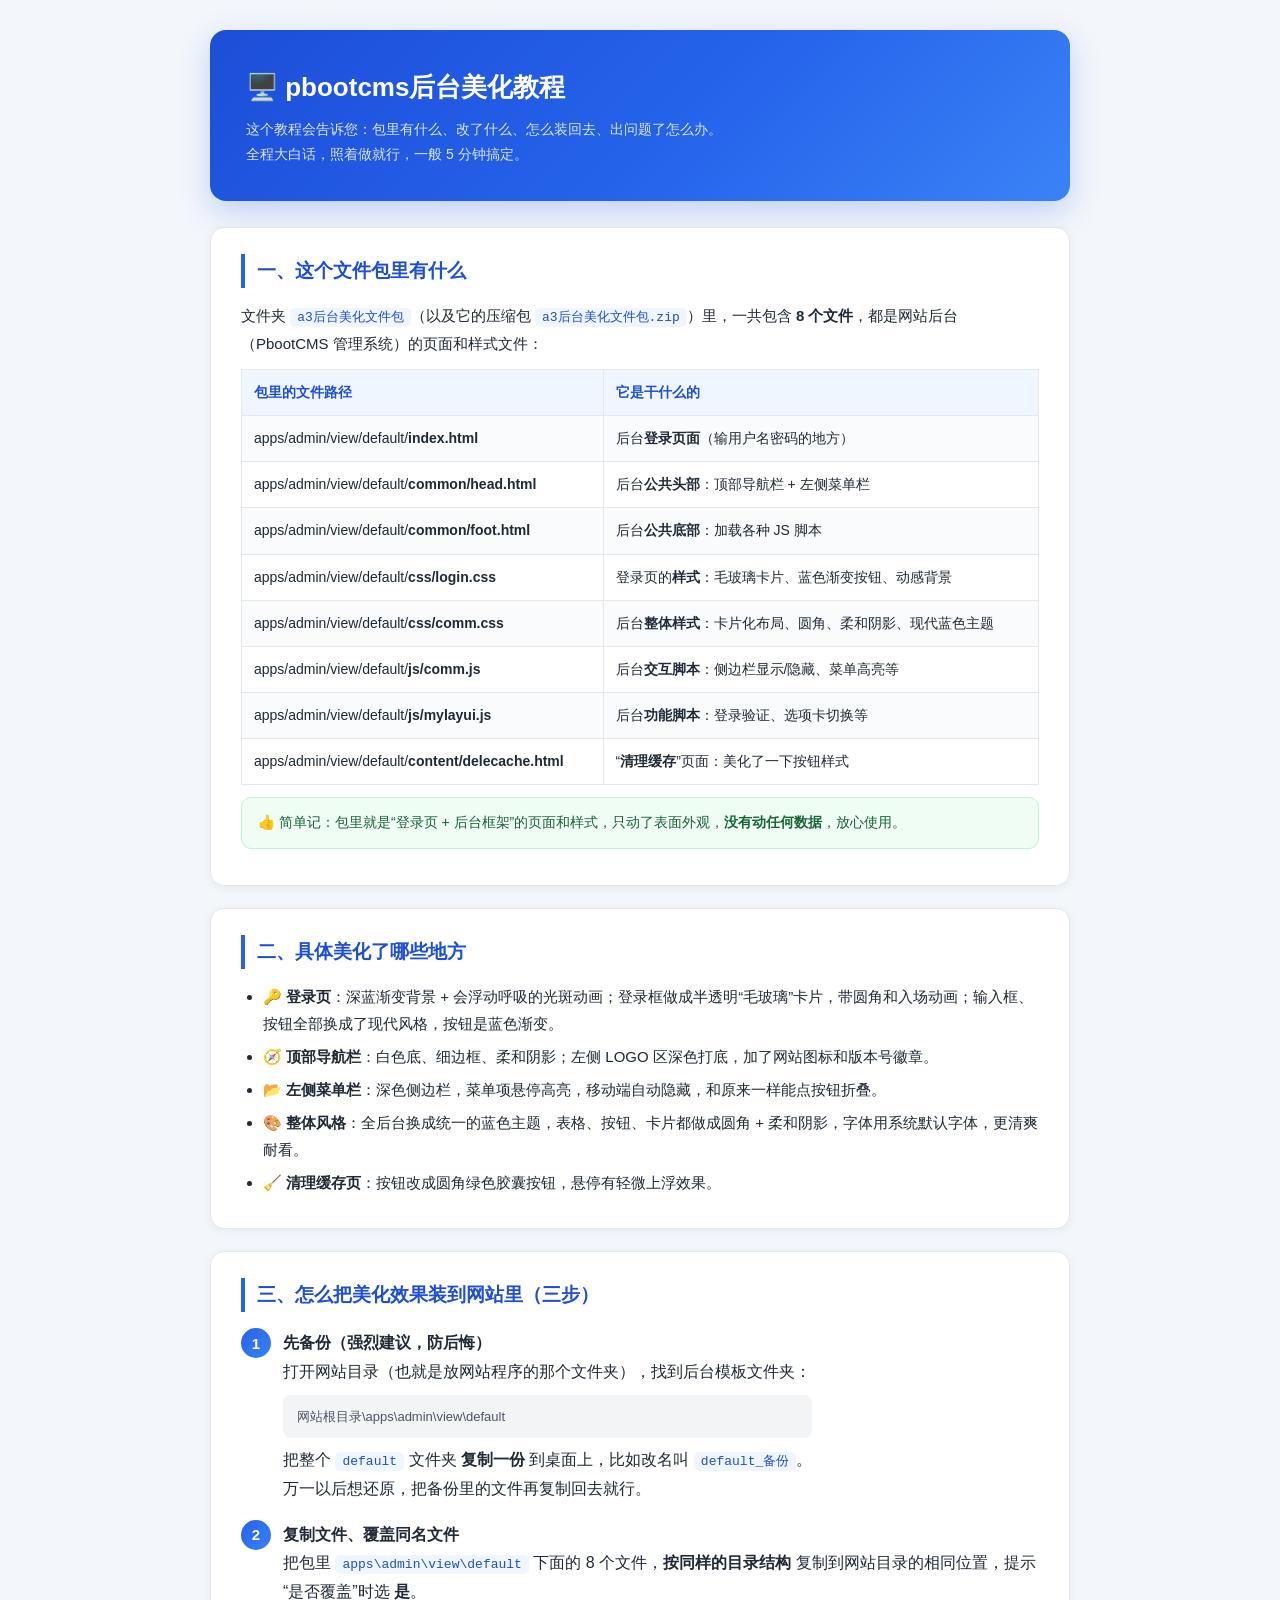
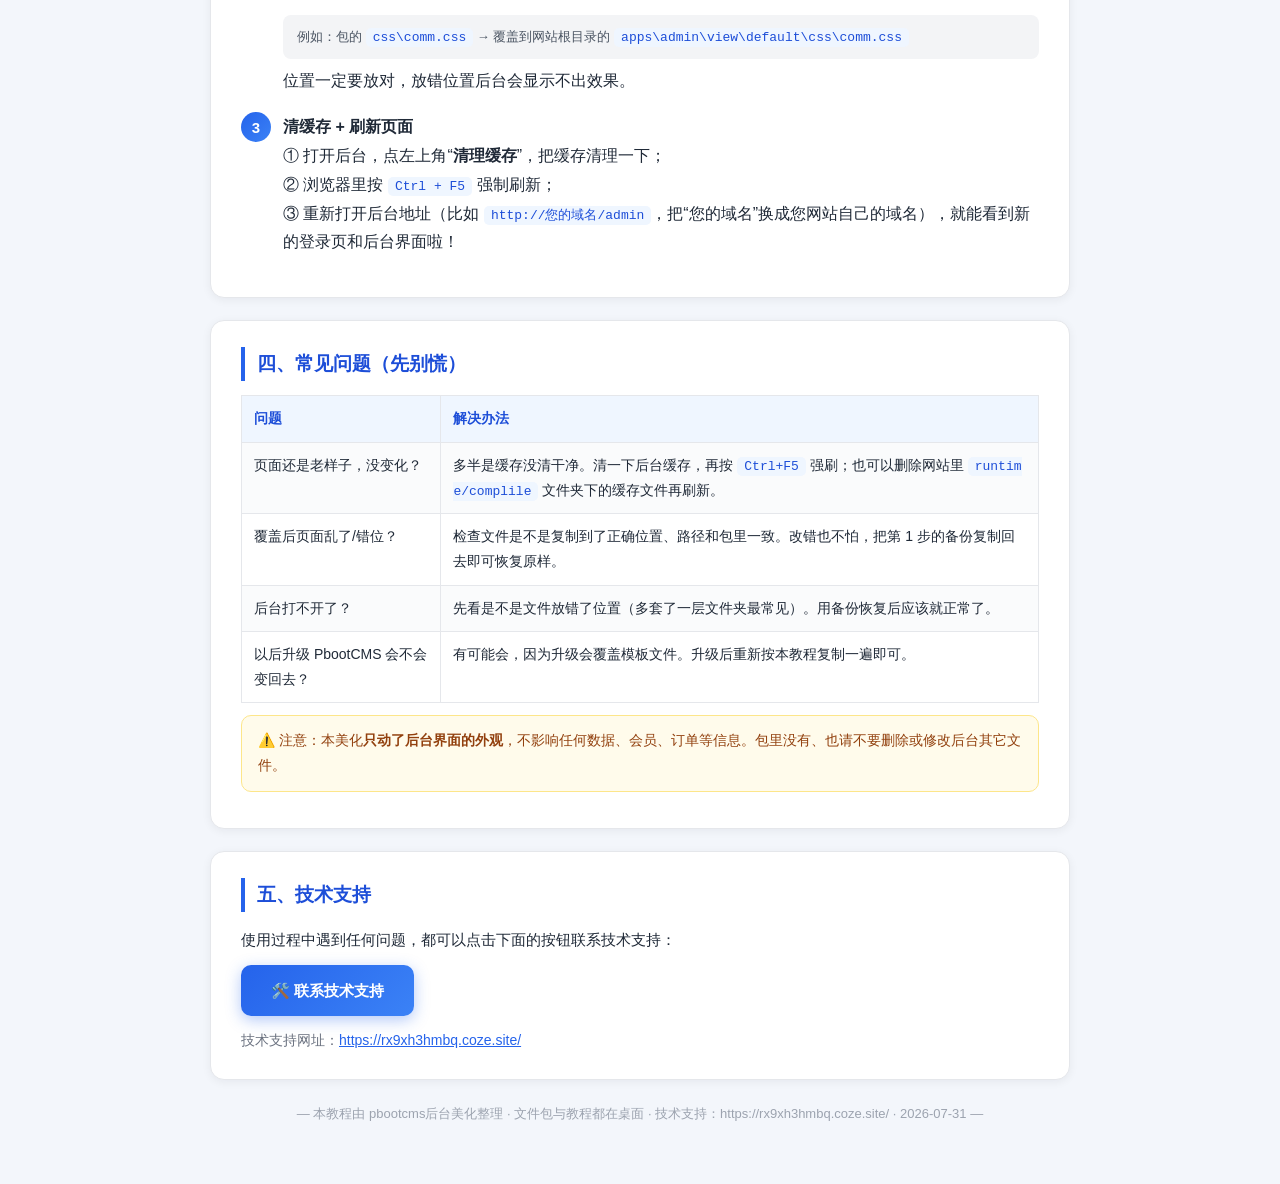
<file: docs/后台美化教程.html>
<!DOCTYPE html>
<html lang="zh-CN">
<head>
<meta charset="utf-8">
<meta name="viewport" content="width=device-width, initial-scale=1">
<title>pbootcms后台美化 — 使用教程</title>
<style>
  * { margin: 0; padding: 0; box-sizing: border-box; }
  body {
    font-family: -apple-system, BlinkMacSystemFont, "Segoe UI", "PingFang SC", "Microsoft YaHei", sans-serif;
    background: #F3F6FB;
    color: #1F2937;
    line-height: 1.8;
    padding: 30px 16px 60px;
  }
  .wrap { max-width: 860px; margin: 0 auto; }
  .top {
    background: linear-gradient(135deg, #1D4ED8, #2563EB 55%, #3B82F6);
    color: #fff;
    border-radius: 16px;
    padding: 34px 36px;
    margin-bottom: 26px;
    box-shadow: 0 10px 30px rgba(37,99,235,.25);
  }
  .top h1 { font-size: 26px; margin-bottom: 6px; }
  .top p { opacity: .85; font-size: 14px; }
  .card {
    background: #fff;
    border-radius: 14px;
    padding: 26px 30px;
    margin-bottom: 22px;
    box-shadow: 0 2px 10px rgba(17,24,39,.06);
    border: 1px solid #E5E7EB;
  }
  h2 {
    font-size: 19px;
    color: #1D4ED8;
    margin-bottom: 14px;
    padding-left: 12px;
    border-left: 4px solid #2563EB;
  }
  h3 { font-size: 16px; margin: 16px 0 8px; color: #374151; }
  p, li { font-size: 15px; }
  ul, ol { padding-left: 22px; }
  li { margin-bottom: 6px; }
  table {
    width: 100%;
    border-collapse: collapse;
    margin: 12px 0;
    font-size: 14px;
  }
  th, td {
    border: 1px solid #E5E7EB;
    padding: 10px 12px;
    text-align: left;
    vertical-align: top;
  }
  th { background: #EFF6FF; color: #1D4ED8; white-space: nowrap; }
  tr:nth-child(even) td { background: #FAFBFC; }
  code {
    background: #EFF6FF;
    color: #1D4ED8;
    padding: 2px 7px;
    border-radius: 5px;
    font-family: Consolas, Menlo, monospace;
    font-size: 13px;
    word-break: break-all;
  }
  .step {
    display: flex;
    align-items: flex-start;
    gap: 12px;
    margin-bottom: 14px;
  }
  .step .num {
    flex-shrink: 0;
    width: 30px;
    height: 30px;
    border-radius: 50%;
    background: linear-gradient(135deg, #2563EB, #3B82F6);
    color: #fff;
    font-weight: 700;
    display: flex;
    align-items: center;
    justify-content: center;
    font-size: 15px;
    margin-top: 2px;
  }
  .step .txt { padding-top: 3px; }
  .tip {
    background: #F0FDF4;
    border: 1px solid #BBF7D0;
    color: #166534;
    border-radius: 10px;
    padding: 12px 16px;
    font-size: 14px;
    margin: 10px 0;
  }
  .warn {
    background: #FFFBEB;
    border: 1px solid #FDE68A;
    color: #92400E;
    border-radius: 10px;
    padding: 12px 16px;
    font-size: 14px;
    margin: 10px 0;
  }
  .path { background: #F3F4F6; border-radius: 8px; padding: 10px 14px; font-size: 13px; color: #4B5563; margin: 8px 0; word-break: break-all; }
  .ok { color: #059669; font-weight: 600; }
  .footer { text-align: center; color: #9CA3AF; font-size: 13px; margin-top: 10px; }
</style>
</head>
<body>
<div class="wrap">

  <div class="top">
    <h1>🖥️ pbootcms后台美化教程</h1>
    <p>这个教程会告诉您：包里有什么、改了什么、怎么装回去、出问题了怎么办。<br>全程大白话，照着做就行，一般 5 分钟搞定。</p>
  </div>

  <div class="card">
    <h2>一、这个文件包里有什么</h2>
    <p>文件夹 <code>a3后台美化文件包</code>（以及它的压缩包 <code>a3后台美化文件包.zip</code>）里，一共包含 <b>8 个文件</b>，都是网站后台（PbootCMS 管理系统）的页面和样式文件：</p>
    <table>
      <tr><th>包里的文件路径</th><th>它是干什么的</th></tr>
      <tr><td>apps/admin/view/default/<b>index.html</b></td><td>后台<b>登录页面</b>（输用户名密码的地方）</td></tr>
      <tr><td>apps/admin/view/default/<b>common/head.html</b></td><td>后台<b>公共头部</b>：顶部导航栏 + 左侧菜单栏</td></tr>
      <tr><td>apps/admin/view/default/<b>common/foot.html</b></td><td>后台<b>公共底部</b>：加载各种 JS 脚本</td></tr>
      <tr><td>apps/admin/view/default/<b>css/login.css</b></td><td>登录页的<b>样式</b>：毛玻璃卡片、蓝色渐变按钮、动感背景</td></tr>
      <tr><td>apps/admin/view/default/<b>css/comm.css</b></td><td>后台<b>整体样式</b>：卡片化布局、圆角、柔和阴影、现代蓝色主题</td></tr>
      <tr><td>apps/admin/view/default/<b>js/comm.js</b></td><td>后台<b>交互脚本</b>：侧边栏显示/隐藏、菜单高亮等</td></tr>
      <tr><td>apps/admin/view/default/<b>js/mylayui.js</b></td><td>后台<b>功能脚本</b>：登录验证、选项卡切换等</td></tr>
      <tr><td>apps/admin/view/default/<b>content/delecache.html</b></td><td>“<b>清理缓存</b>”页面：美化了一下按钮样式</td></tr>
    </table>
    <p class="tip">👍 简单记：包里就是“登录页 + 后台框架”的页面和样式，只动了表面外观，<b>没有动任何数据</b>，放心使用。</p>
  </div>

  <div class="card">
    <h2>二、具体美化了哪些地方</h2>
    <ul>
      <li>🔑 <b>登录页</b>：深蓝渐变背景 + 会浮动呼吸的光斑动画；登录框做成半透明“毛玻璃”卡片，带圆角和入场动画；输入框、按钮全部换成了现代风格，按钮是蓝色渐变。</li>
      <li>🧭 <b>顶部导航栏</b>：白色底、细边框、柔和阴影；左侧 LOGO 区深色打底，加了网站图标和版本号徽章。</li>
      <li>📂 <b>左侧菜单栏</b>：深色侧边栏，菜单项悬停高亮，移动端自动隐藏，和原来一样能点按钮折叠。</li>
      <li>🎨 <b>整体风格</b>：全后台换成统一的蓝色主题，表格、按钮、卡片都做成圆角 + 柔和阴影，字体用系统默认字体，更清爽耐看。</li>
      <li>🧹 <b>清理缓存页</b>：按钮改成圆角绿色胶囊按钮，悬停有轻微上浮效果。</li>
    </ul>
  </div>

  <div class="card">
    <h2>三、怎么把美化效果装到网站里（三步）</h2>

    <div class="step">
      <div class="num">1</div>
      <div class="txt"><b>先备份（强烈建议，防后悔）</b><br>
        打开网站目录（也就是放网站程序的那个文件夹），找到后台模板文件夹：<br>
        <div class="path">网站根目录\apps\admin\view\default</div>
        把整个 <code>default</code> 文件夹 <b>复制一份</b> 到桌面上，比如改名叫 <code>default_备份</code>。<br>
        万一以后想还原，把备份里的文件再复制回去就行。</div>
    </div>

    <div class="step">
      <div class="num">2</div>
      <div class="txt"><b>复制文件、覆盖同名文件</b><br>
        把包里 <code>apps\admin\view\default</code> 下面的 8 个文件，<b>按同样的目录结构</b> 复制到网站目录的相同位置，提示“是否覆盖”时选 <b>是</b>。<br>
        <div class="path">例如：包的 <code>css\comm.css</code> → 覆盖到网站根目录的 <code>apps\admin\view\default\css\comm.css</code></div>
        位置一定要放对，放错位置后台会显示不出效果。</div>
    </div>

    <div class="step">
      <div class="num">3</div>
      <div class="txt"><b>清缓存 + 刷新页面</b><br>
        ① 打开后台，点左上角“<b>清理缓存</b>”，把缓存清理一下；<br>
        ② 浏览器里按 <code>Ctrl + F5</code> 强制刷新；<br>
        ③ 重新打开后台地址（比如 <code>http://您的域名/admin</code>，把“您的域名”换成您网站自己的域名），就能看到新的登录页和后台界面啦！</div>
    </div>
  </div>

  <div class="card">
    <h2>四、常见问题（先别慌）</h2>
    <table>
      <tr><th>问题</th><th>解决办法</th></tr>
      <tr><td>页面还是老样子，没变化？</td><td>多半是缓存没清干净。清一下后台缓存，再按 <code>Ctrl+F5</code> 强刷；也可以删除网站里 <code>runtime/complile</code> 文件夹下的缓存文件再刷新。</td></tr>
      <tr><td>覆盖后页面乱了/错位？</td><td>检查文件是不是复制到了正确位置、路径和包里一致。改错也不怕，把第 1 步的备份复制回去即可恢复原样。</td></tr>
      <tr><td>后台打不开了？</td><td>先看是不是文件放错了位置（多套了一层文件夹最常见）。用备份恢复后应该就正常了。</td></tr>
      <tr><td>以后升级 PbootCMS 会不会变回去？</td><td>有可能会，因为升级会覆盖模板文件。升级后重新按本教程复制一遍即可。</td></tr>
    </table>
    <p class="warn">⚠️ 注意：本美化<b>只动了后台界面的外观</b>，不影响任何数据、会员、订单等信息。包里没有、也请不要删除或修改后台其它文件。</p>
  </div>

  <div class="card">
    <h2>五、技术支持</h2>
    <p>使用过程中遇到任何问题，都可以点击下面的按钮联系技术支持：</p>
    <p style="margin-top:12px;">
      <a href="https://rx9xh3hmbq.coze.site/" target="_blank" rel="noopener" style="display:inline-block;background:linear-gradient(135deg,#2563EB,#3B82F6);color:#fff;padding:12px 30px;border-radius:10px;text-decoration:none;font-weight:600;font-size:15px;box-shadow:0 4px 15px rgba(37,99,235,.35);">🛠️ 联系技术支持</a>
    </p>
    <p style="margin-top:12px;font-size:14px;color:#6B7280;">技术支持网址：<a href="https://rx9xh3hmbq.coze.site/" target="_blank" rel="noopener" style="color:#2563EB;">https://rx9xh3hmbq.coze.site/</a></p>
  </div>

  <div class="footer">— 本教程由 pbootcms后台美化整理 · 文件包与教程都在桌面 · 技术支持：https://rx9xh3hmbq.coze.site/ · 2026-07-31 —</div>

</div>
</body>
</html>
</file>
